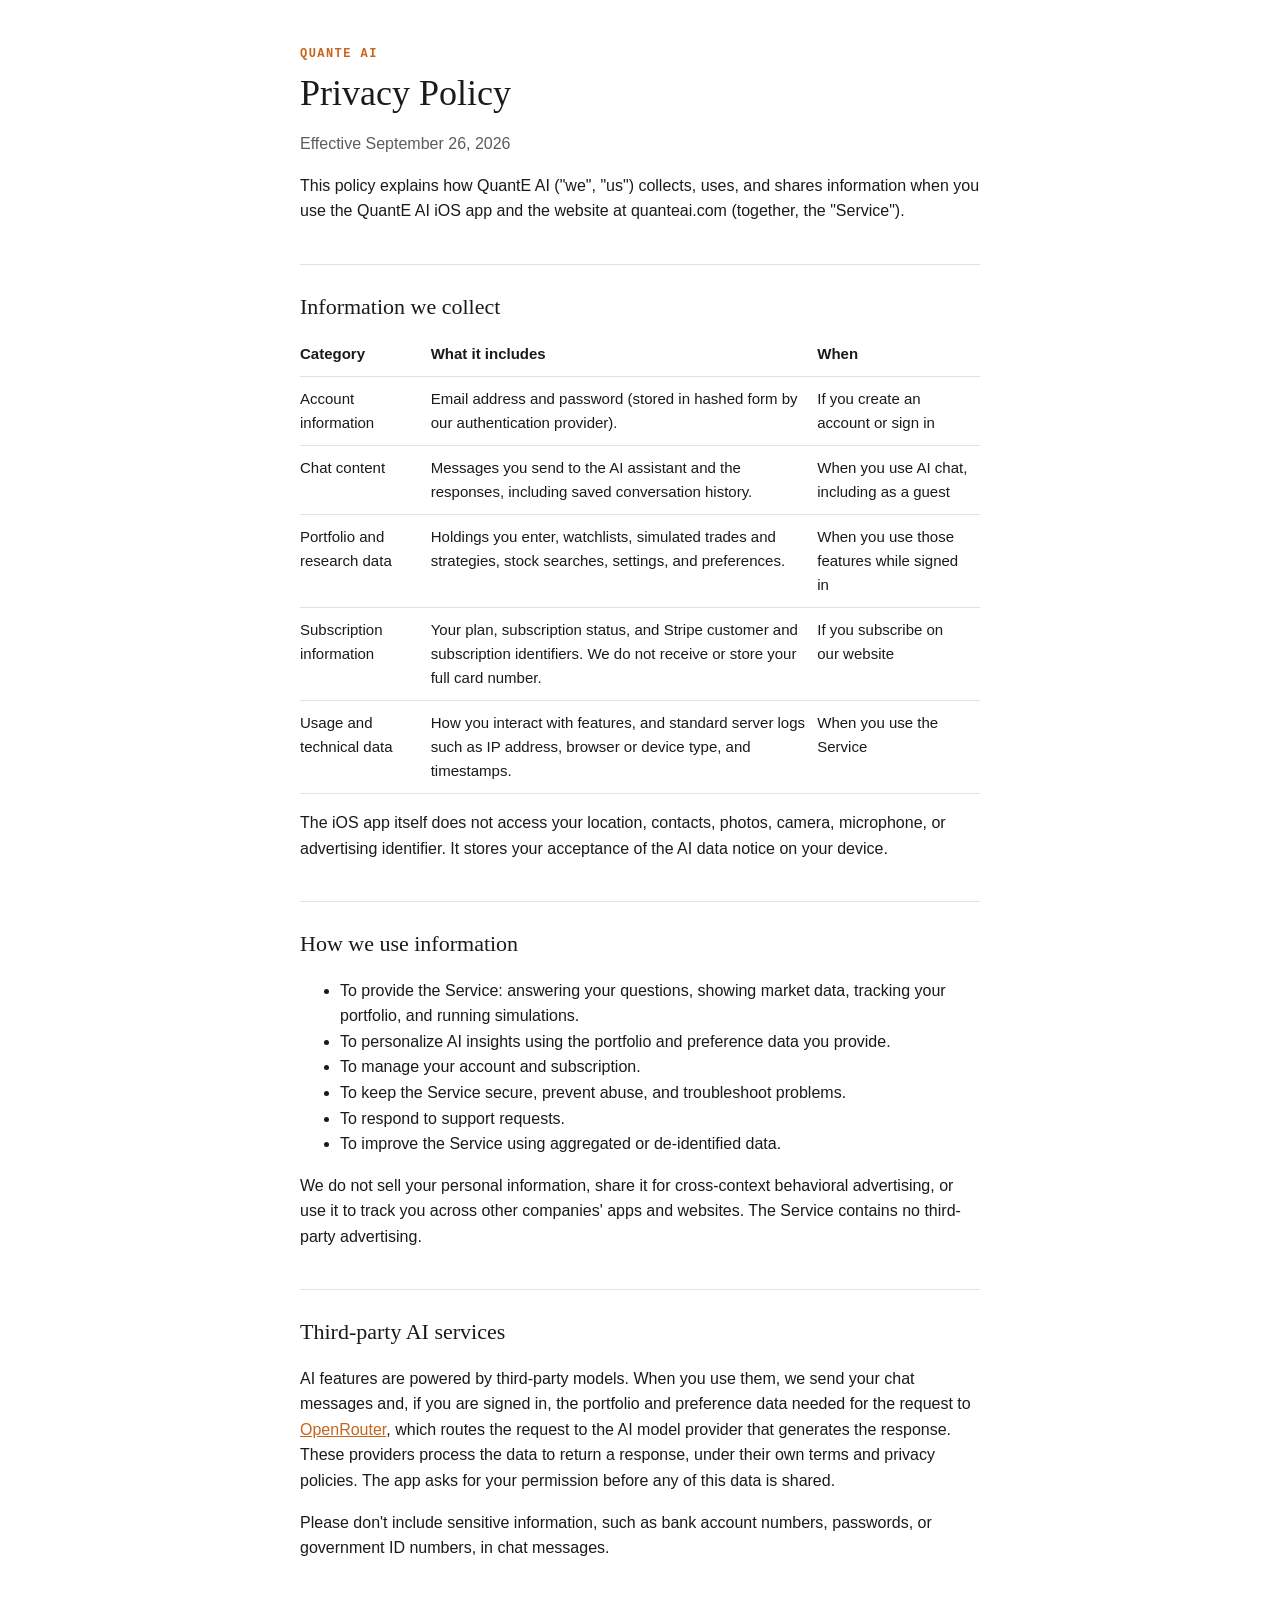
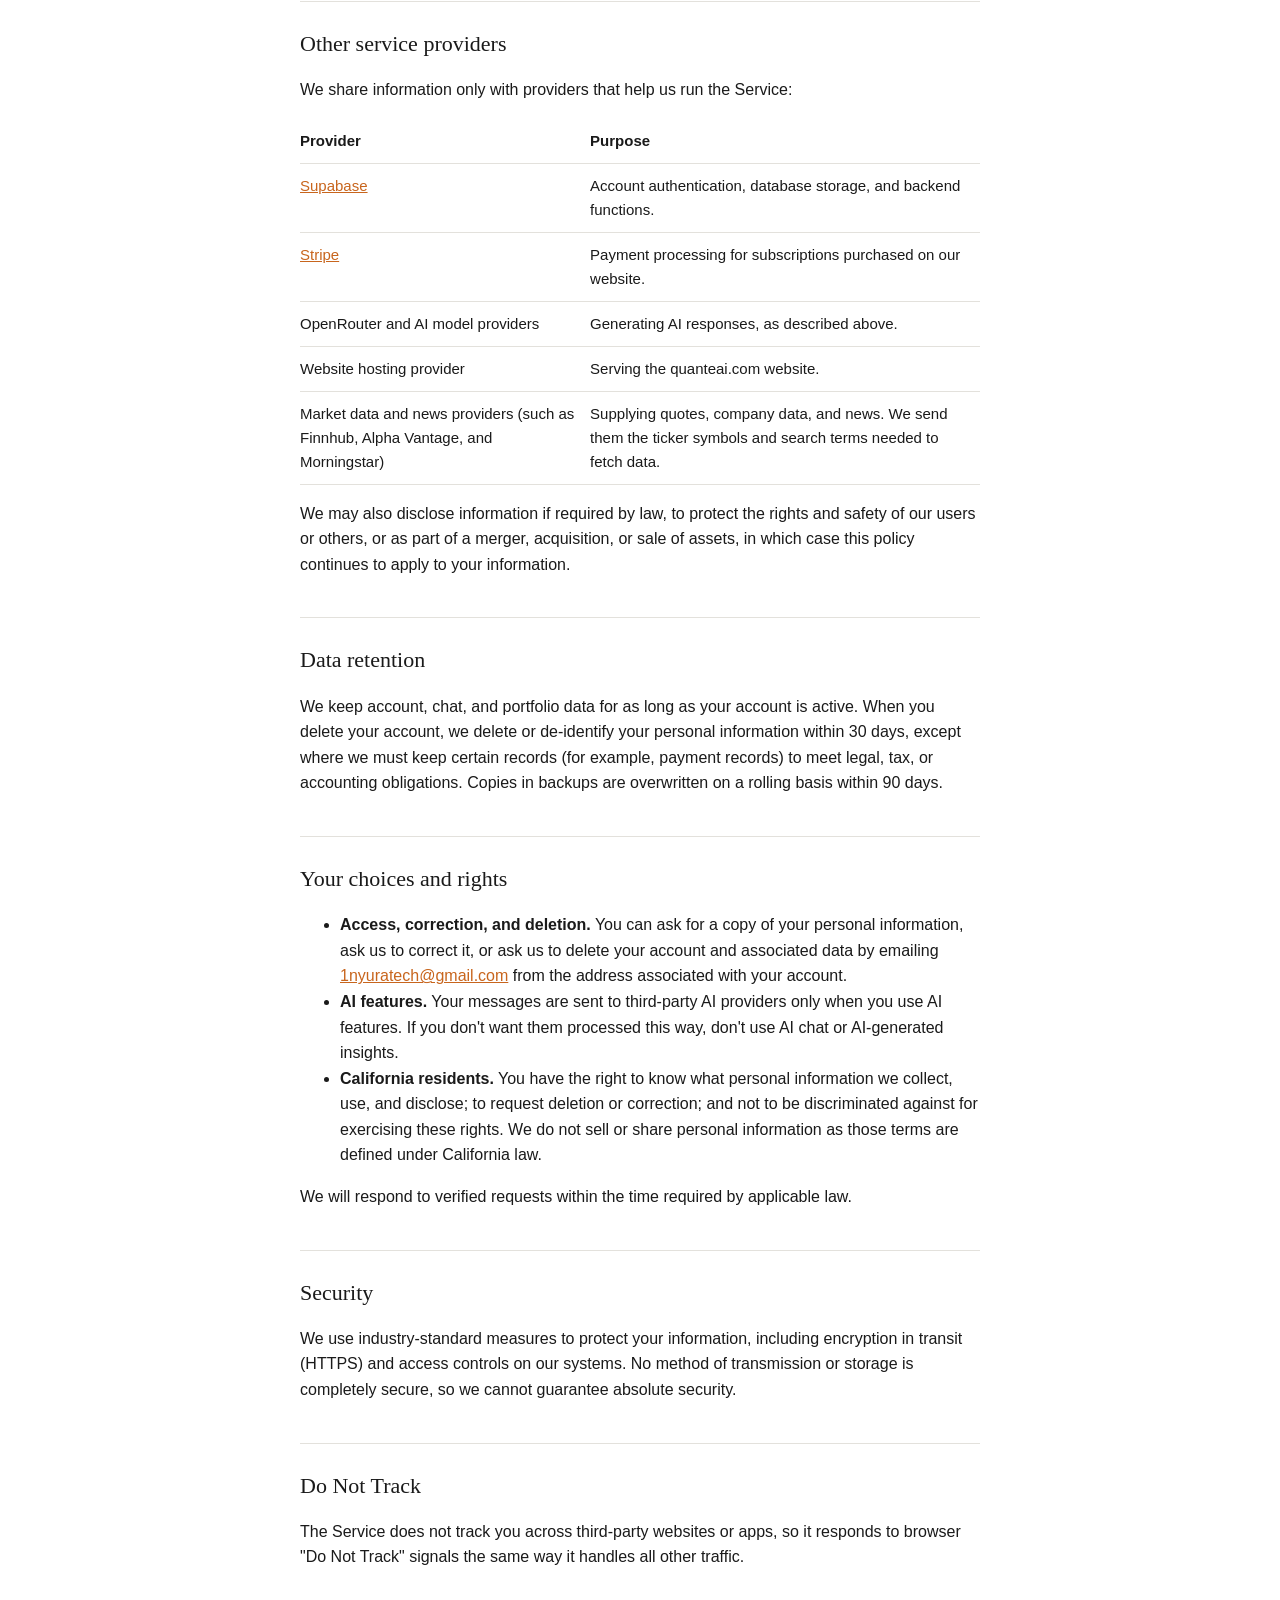
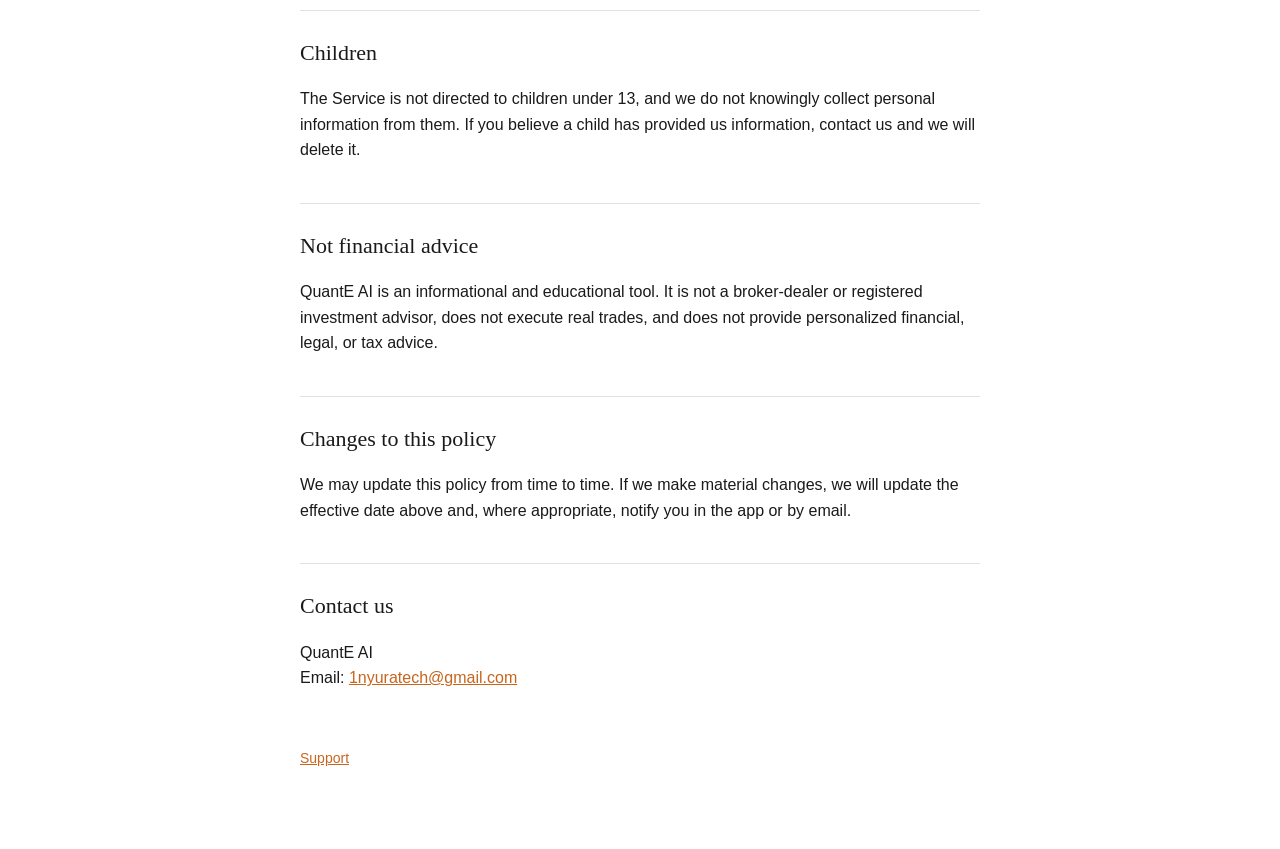
<file: index.html>
<!doctype html>
<html lang="en">
<head>
  <meta charset="utf-8">
  <title>QuantE AI</title>
  <meta http-equiv="refresh" content="0; url=privacy/">
  <link rel="canonical" href="privacy/">
</head>
<body>
  <p><a href="privacy/">QuantE AI Privacy Policy</a></p>
</body>
</html>
</file>
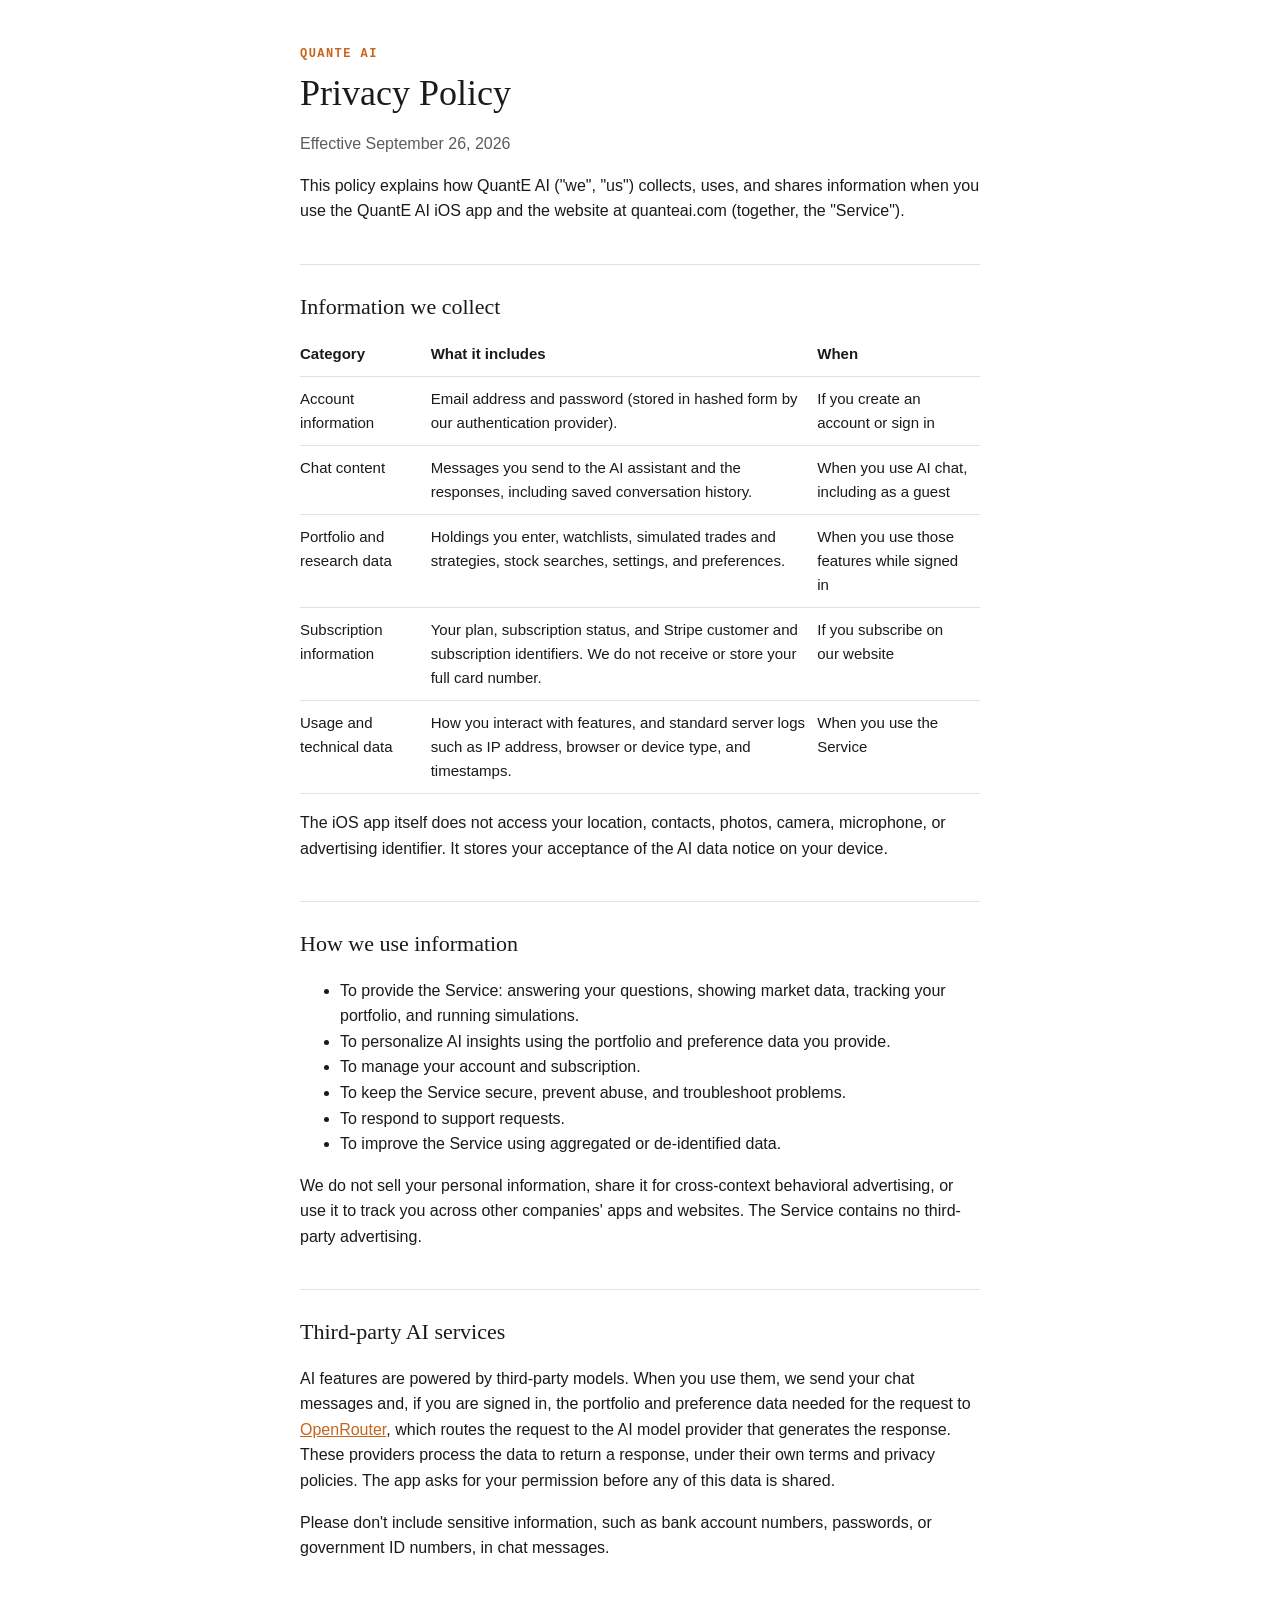
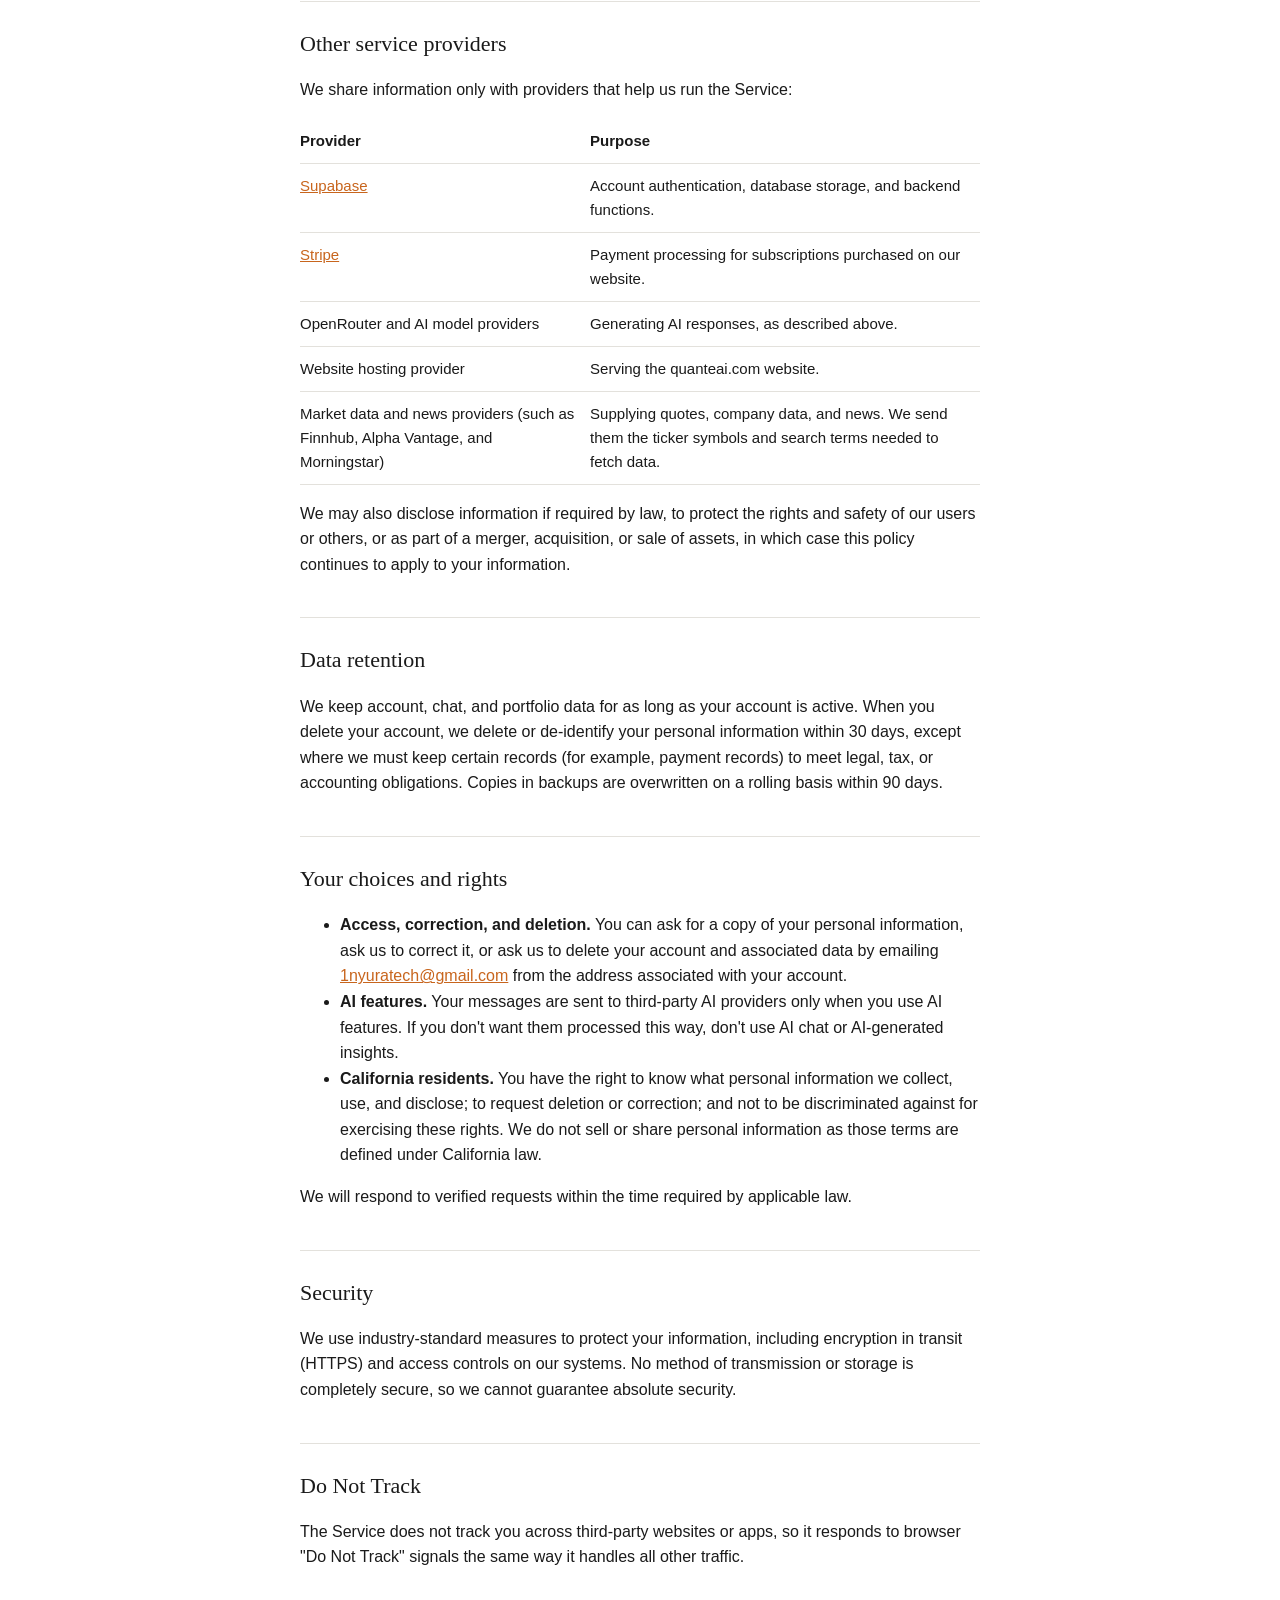
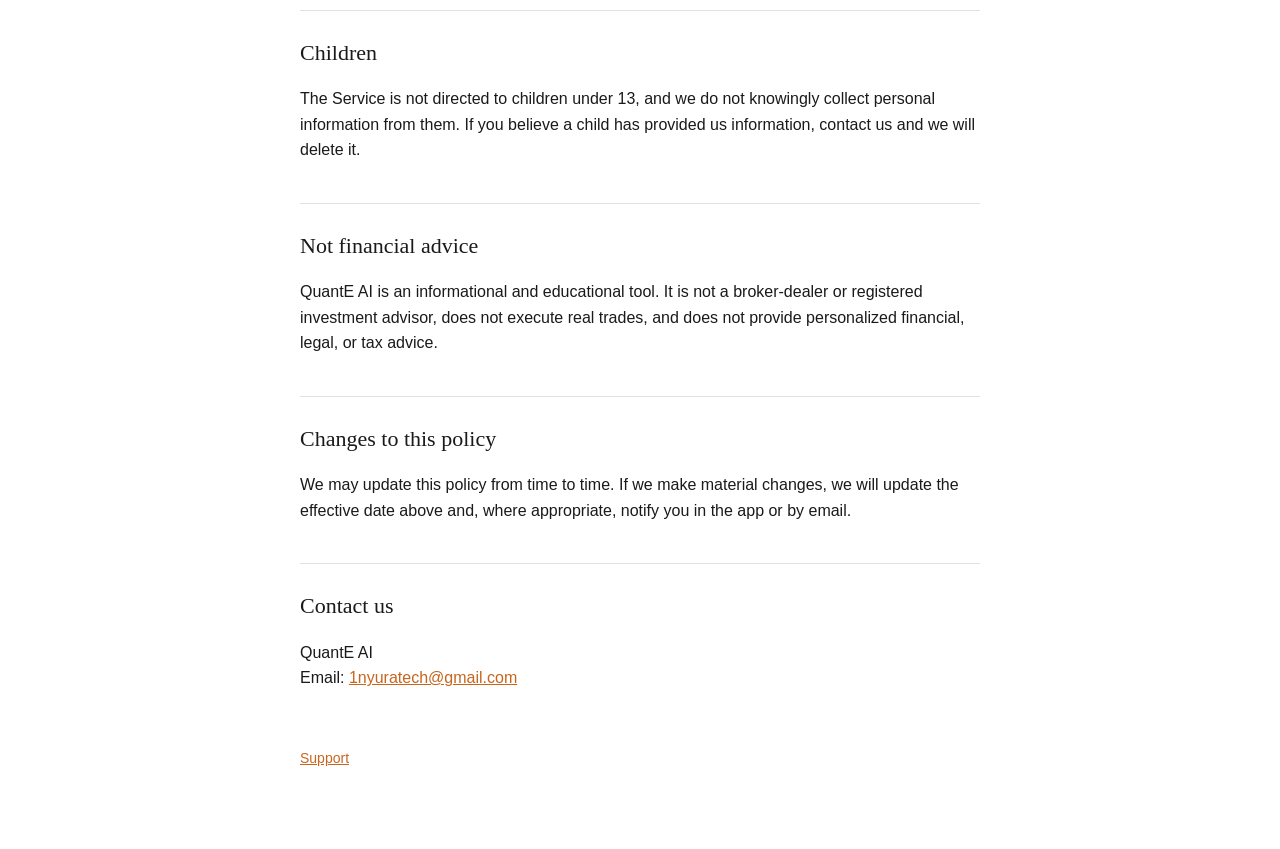
<file: privacy/index.html>
<!doctype html>
<html lang="en">
<head>
  <meta charset="utf-8">
  <meta name="viewport" content="width=device-width, initial-scale=1">
  <title>QuantE AI Privacy Policy</title>
  <meta name="description" content="How QuantE AI collects, uses, and protects your information.">
  <link rel="stylesheet" href="../style.css">
</head>
<body>
<main>
  <div class="brand">QuantE AI</div>
  <h1>Privacy Policy</h1>
  <p class="meta">Effective September 26, 2026</p>

  <p>This policy explains how QuantE AI ("we", "us") collects, uses, and shares information when you use the QuantE AI iOS app and the website at quanteai.com (together, the "Service").</p>

  <h2>Information we collect</h2>
  <table>
    <thead><tr><th>Category</th><th>What it includes</th><th>When</th></tr></thead>
    <tbody>
      <tr><td>Account information</td><td>Email address and password (stored in hashed form by our authentication provider).</td><td>If you create an account or sign in</td></tr>
      <tr><td>Chat content</td><td>Messages you send to the AI assistant and the responses, including saved conversation history.</td><td>When you use AI chat, including as a guest</td></tr>
      <tr><td>Portfolio and research data</td><td>Holdings you enter, watchlists, simulated trades and strategies, stock searches, settings, and preferences.</td><td>When you use those features while signed in</td></tr>
      <tr><td>Subscription information</td><td>Your plan, subscription status, and Stripe customer and subscription identifiers. We do not receive or store your full card number.</td><td>If you subscribe on our website</td></tr>
      <tr><td>Usage and technical data</td><td>How you interact with features, and standard server logs such as IP address, browser or device type, and timestamps.</td><td>When you use the Service</td></tr>
    </tbody>
  </table>
  <p>The iOS app itself does not access your location, contacts, photos, camera, microphone, or advertising identifier. It stores your acceptance of the AI data notice on your device.</p>

  <h2>How we use information</h2>
  <ul>
    <li>To provide the Service: answering your questions, showing market data, tracking your portfolio, and running simulations.</li>
    <li>To personalize AI insights using the portfolio and preference data you provide.</li>
    <li>To manage your account and subscription.</li>
    <li>To keep the Service secure, prevent abuse, and troubleshoot problems.</li>
    <li>To respond to support requests.</li>
    <li>To improve the Service using aggregated or de-identified data.</li>
  </ul>
  <p>We do not sell your personal information, share it for cross-context behavioral advertising, or use it to track you across other companies' apps and websites. The Service contains no third-party advertising.</p>

  <h2>Third-party AI services</h2>
  <p>AI features are powered by third-party models. When you use them, we send your chat messages and, if you are signed in, the portfolio and preference data needed for the request to <a href="https://openrouter.ai/privacy">OpenRouter</a>, which routes the request to the AI model provider that generates the response. These providers process the data to return a response, under their own terms and privacy policies. The app asks for your permission before any of this data is shared.</p>
  <p>Please don't include sensitive information, such as bank account numbers, passwords, or government ID numbers, in chat messages.</p>

  <h2>Other service providers</h2>
  <p>We share information only with providers that help us run the Service:</p>
  <table>
    <thead><tr><th>Provider</th><th>Purpose</th></tr></thead>
    <tbody>
      <tr><td><a href="https://supabase.com/privacy">Supabase</a></td><td>Account authentication, database storage, and backend functions.</td></tr>
      <tr><td><a href="https://stripe.com/privacy">Stripe</a></td><td>Payment processing for subscriptions purchased on our website.</td></tr>
      <tr><td>OpenRouter and AI model providers</td><td>Generating AI responses, as described above.</td></tr>
      <tr><td>Website hosting provider</td><td>Serving the quanteai.com website.</td></tr>
      <tr><td>Market data and news providers (such as Finnhub, Alpha Vantage, and Morningstar)</td><td>Supplying quotes, company data, and news. We send them the ticker symbols and search terms needed to fetch data.</td></tr>
    </tbody>
  </table>
  <p>We may also disclose information if required by law, to protect the rights and safety of our users or others, or as part of a merger, acquisition, or sale of assets, in which case this policy continues to apply to your information.</p>

  <h2>Data retention</h2>
  <p>We keep account, chat, and portfolio data for as long as your account is active. When you delete your account, we delete or de-identify your personal information within 30 days, except where we must keep certain records (for example, payment records) to meet legal, tax, or accounting obligations. Copies in backups are overwritten on a rolling basis within 90 days.</p>

  <h2>Your choices and rights</h2>
  <ul>
    <li><strong>Access, correction, and deletion.</strong> You can ask for a copy of your personal information, ask us to correct it, or ask us to delete your account and associated data by emailing <a href="mailto:1nyuratech@gmail.com">1nyuratech@gmail.com</a> from the address associated with your account.</li>
    <li><strong>AI features.</strong> Your messages are sent to third-party AI providers only when you use AI features. If you don't want them processed this way, don't use AI chat or AI-generated insights.</li>
    <li><strong>California residents.</strong> You have the right to know what personal information we collect, use, and disclose; to request deletion or correction; and not to be discriminated against for exercising these rights. We do not sell or share personal information as those terms are defined under California law.</li>
  </ul>
  <p>We will respond to verified requests within the time required by applicable law.</p>

  <h2>Security</h2>
  <p>We use industry-standard measures to protect your information, including encryption in transit (HTTPS) and access controls on our systems. No method of transmission or storage is completely secure, so we cannot guarantee absolute security.</p>

  <h2>Do Not Track</h2>
  <p>The Service does not track you across third-party websites or apps, so it responds to browser "Do Not Track" signals the same way it handles all other traffic.</p>

  <h2>Children</h2>
  <p>The Service is not directed to children under 13, and we do not knowingly collect personal information from them. If you believe a child has provided us information, contact us and we will delete it.</p>

  <h2>Not financial advice</h2>
  <p>QuantE AI is an informational and educational tool. It is not a broker-dealer or registered investment advisor, does not execute real trades, and does not provide personalized financial, legal, or tax advice.</p>

  <h2>Changes to this policy</h2>
  <p>We may update this policy from time to time. If we make material changes, we will update the effective date above and, where appropriate, notify you in the app or by email.</p>

  <h2>Contact us</h2>
  <p>QuantE AI<br>Email: <a href="mailto:1nyuratech@gmail.com">1nyuratech@gmail.com</a></p>

  <footer><a href="../support/">Support</a></footer>
</main>
</body>
</html>
</file>
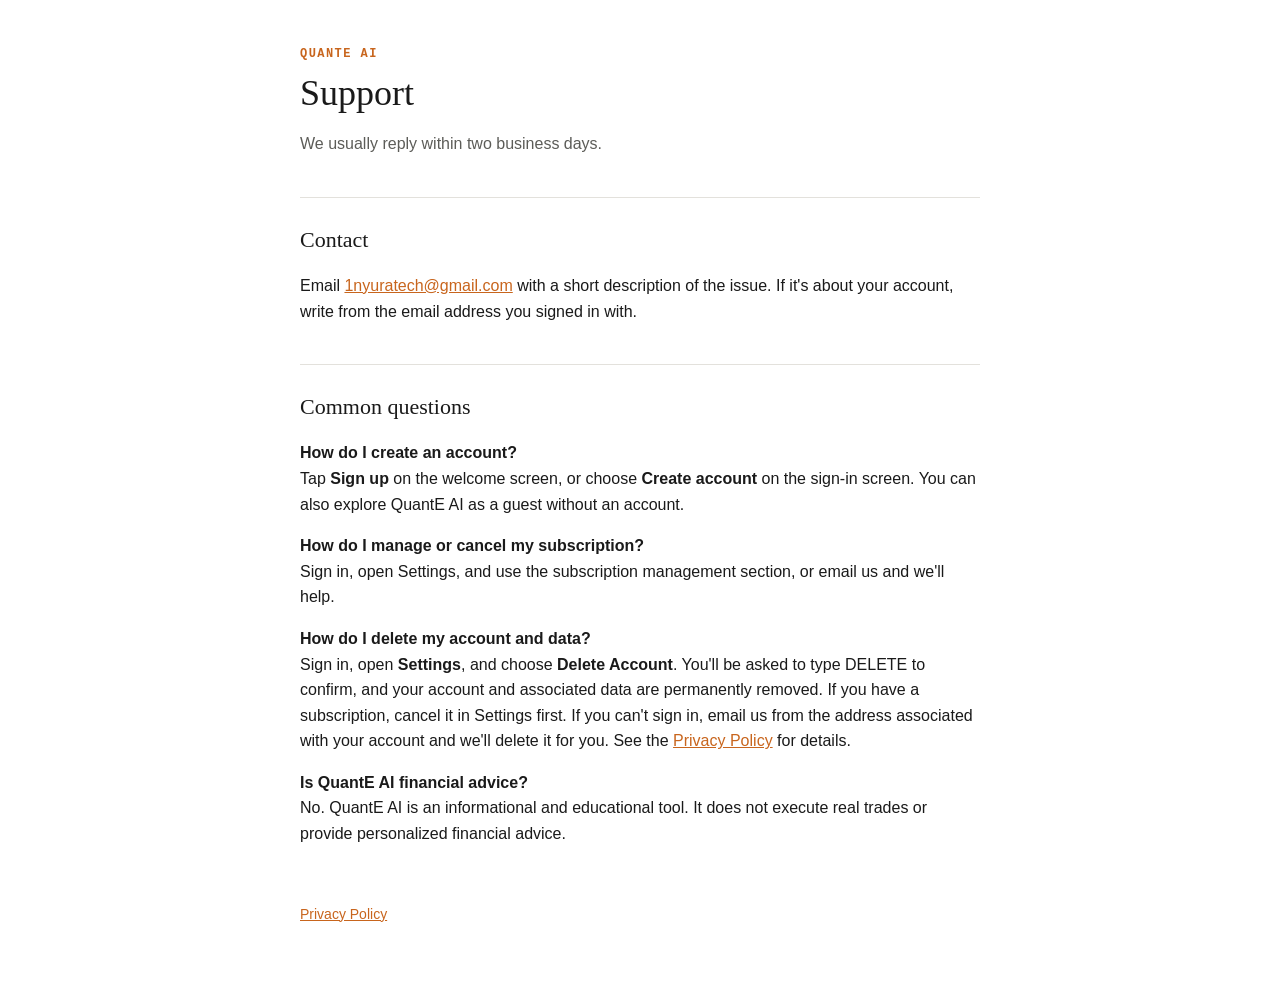
<file: support/index.html>
<!doctype html>
<html lang="en">
<head>
  <meta charset="utf-8">
  <meta name="viewport" content="width=device-width, initial-scale=1">
  <title>QuantE AI Support</title>
  <meta name="description" content="Get help with the QuantE AI app.">
  <link rel="stylesheet" href="../style.css">
</head>
<body>
<main>
  <div class="brand">QuantE AI</div>
  <h1>Support</h1>
  <p class="meta">We usually reply within two business days.</p>

  <h2>Contact</h2>
  <p>Email <a href="mailto:1nyuratech@gmail.com">1nyuratech@gmail.com</a> with a short description of the issue. If it's about your account, write from the email address you signed in with.</p>

  <h2>Common questions</h2>
  <p><strong>How do I create an account?</strong><br>Tap <strong>Sign up</strong> on the welcome screen, or choose <strong>Create account</strong> on the sign-in screen. You can also explore QuantE AI as a guest without an account.</p>
  <p><strong>How do I manage or cancel my subscription?</strong><br>Sign in, open Settings, and use the subscription management section, or email us and we'll help.</p>
  <p><strong>How do I delete my account and data?</strong><br>Sign in, open <strong>Settings</strong>, and choose <strong>Delete Account</strong>. You'll be asked to type DELETE to confirm, and your account and associated data are permanently removed. If you have a subscription, cancel it in Settings first. If you can't sign in, email us from the address associated with your account and we'll delete it for you. See the <a href="../privacy/">Privacy Policy</a> for details.</p>
  <p><strong>Is QuantE AI financial advice?</strong><br>No. QuantE AI is an informational and educational tool. It does not execute real trades or provide personalized financial advice.</p>

  <footer><a href="../privacy/">Privacy Policy</a></footer>
</main>
</body>
</html>
</file>
<file: style.css>
:root {
  --bg: #ffffff;
  --text: #1a1a1a;
  --muted: #5c5c58;
  --border: #e3e1dc;
  --accent: #c8651d;
}

@media (prefers-color-scheme: dark) {
  :root {
    --bg: #090a0b;
    --text: #f2efe9;
    --muted: #9b9b96;
    --border: #303337;
    --accent: #f28b39;
  }
}

* { box-sizing: border-box; }

body {
  margin: 0;
  background: var(--bg);
  color: var(--text);
  font: 16px/1.6 -apple-system, BlinkMacSystemFont, "Segoe UI", Roboto, sans-serif;
}

main {
  max-width: 720px;
  margin: 0 auto;
  padding: 48px 20px 80px;
}

.brand {
  color: var(--accent);
  font: 600 12px/1 ui-monospace, Menlo, monospace;
  letter-spacing: 0.12em;
  text-transform: uppercase;
}

h1 {
  font-family: Georgia, serif;
  font-weight: 400;
  font-size: 36px;
  line-height: 1.2;
  margin: 12px 0 4px;
}

h2 {
  font-family: Georgia, serif;
  font-weight: 400;
  font-size: 22px;
  margin: 40px 0 8px;
  padding-top: 24px;
  border-top: 1px solid var(--border);
}

.meta, .muted { color: var(--muted); }

a { color: var(--accent); }

table {
  width: 100%;
  border-collapse: collapse;
  font-size: 15px;
}

th, td {
  text-align: left;
  vertical-align: top;
  padding: 10px 12px 10px 0;
  border-bottom: 1px solid var(--border);
}

th { font-weight: 600; }

@media (max-width: 560px) {
  table, thead, tbody, tr, th, td { display: block; }
  thead { display: none; }
  tr { padding: 10px 0; border-bottom: 1px solid var(--border); }
  td { border: 0; padding: 2px 0; }
  td:first-child { font-weight: 600; }
}

footer {
  margin-top: 56px;
  font-size: 14px;
  color: var(--muted);
}
</file>
